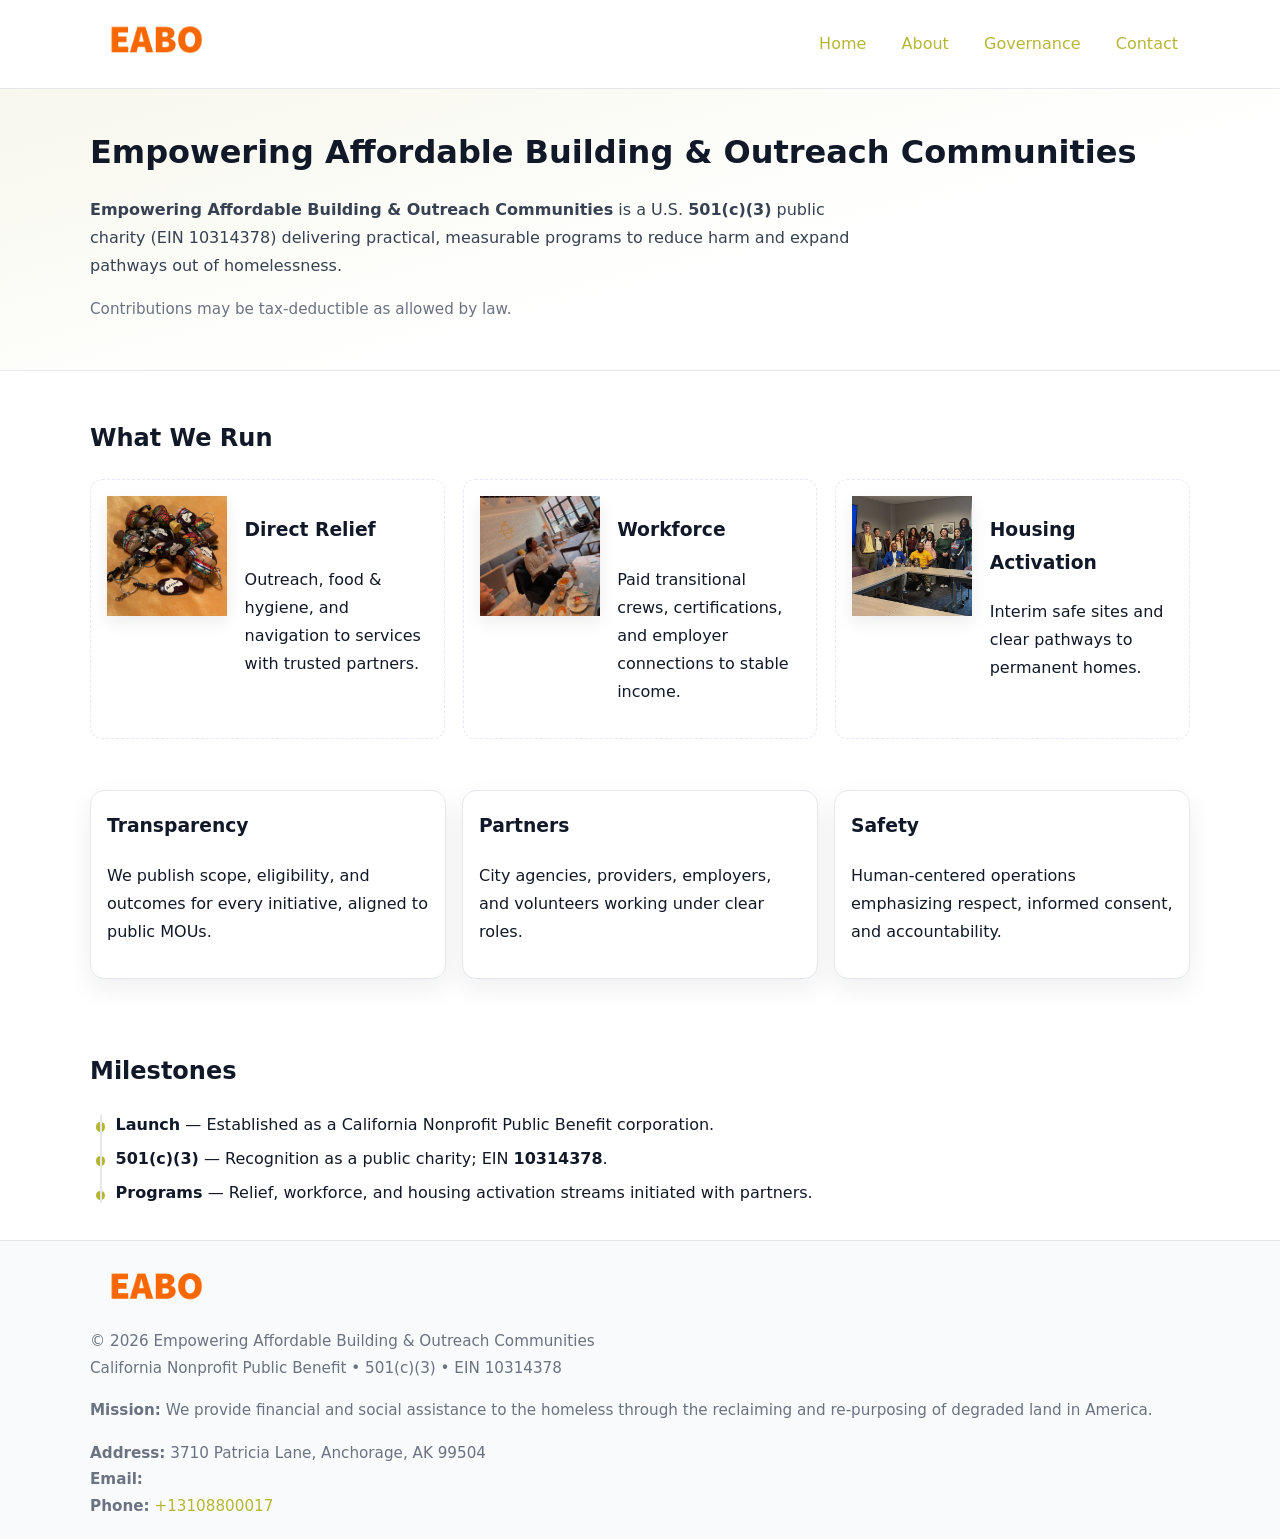
<file: index.html>
<!doctype html>
<html lang="en">
<head>
<meta charset="utf-8"/><meta name="viewport" content="width=device-width,initial-scale=1"/>
<title>Empowering Affordable Building & Outreach Communities – Nonprofit • 2025</title>
<link rel="stylesheet" href="assets/styles.css"/><link rel="icon" href="images/logo.png">
<meta name="data-ein" content="10314378"><meta name="data-name" content="Empowering Affordable Building & Outreach Communities">
<meta name="data-email" content=""><meta name="data-phone" content="+13108800017">
<meta name="data-address" content="3710 Patricia Lane,
Anchorage, AK 99504"><meta name="data-map" content="3710+Patricia+Lane,+Anchorage,+AK+99504">
  <meta name="description" content="We are a 501(c)(3) organization advancing community services, education, and direct relief through transparent programs, local partnerships, and measurable outcomes.">
<meta name="facebook-domain-verification" content="nobq9fn85n9rr3i0ms6l3db3bxyuce" />
</head>
<body>
<div style="position:absolute;left:-9999px;top:-9999px;opacity:0" data-uniq="{{UNIQUE_BLOB}}">
  <span>We are a 501(c)(3) organization advancing community services, education, and direct relief through transparent programs, local partnerships, and measurable outcomes.</span><svg width="12" height="12" viewBox="0 0 12 12" xmlns="http://www.w3.org/2000/svg"><circle cx="6" cy="6" r="5" fill="#2b6cb0"/></svg><img src="images/community.jpg" width="1" height="1" alt="" loading="lazy"/>
</div>

<header>
  <div class="header-wrap">
    <a href="index.html" aria-label="Home"><img src="images/logo.png" alt="Empowering Affordable Building & Outreach Communities logo" style="width:132px"></a>
    <nav><a class="active" href="index.html">Home</a><a href="about.html">About</a><a href="governance.html">Governance</a><a href="contact.html">Contact</a></nav>
  </div>
</header>

<section class="cfbcdb1f11f">
  <div class="container">
    <h1>Empowering Affordable Building & Outreach Communities</h1>
    <p class="c77f8037035"><strong>Empowering Affordable Building & Outreach Communities</strong> is a U.S. <strong>501(c)(3)</strong> public charity (EIN 10314378) delivering practical, measurable programs to reduce harm and expand pathways out of homelessness.</p>
    <p class="small">Contributions may be tax-deductible as allowed by law.</p>
  </div>
</section>

<main>
  <!-- What We Run: ảnh vuông 120x120 -->
  <section class="section">
    <div class="container">
      <h2>What We Run</h2>
      <div class="feature-row">
        <div class="feature">
          <img class="thumb" src="images/relief.jpg" alt="Direct Relief">
          <div><h3>Direct Relief</h3><p>Outreach, food & hygiene, and navigation to services with trusted partners.</p></div>
        </div>
        <div class="feature">
          <img class="thumb" src="images/jobs.jpg" alt="Workforce">
          <div><h3>Workforce</h3><p>Paid transitional crews, certifications, and employer connections to stable income.</p></div>
        </div>
        <div class="feature">
          <img class="thumb" src="images/land.jpg" alt="Housing Activation">
          <div><h3>Housing Activation</h3><p>Interim safe sites and clear pathways to permanent homes.</p></div>
        </div>
      </div>
    </div>
  </section>

  <section class="section">
    <div class="container grid">
      <div class="cards">
        <article class="c8a9c698de2"><h3>Transparency</h3><p>We publish scope, eligibility, and outcomes for every initiative, aligned to public MOUs.</p></article>
        <article class="c8a9c698de2"><h3>Partners</h3><p>City agencies, providers, employers, and volunteers working under clear roles.</p></article>
        <article class="c8a9c698de2"><h3>Safety</h3><p>Human-centered operations emphasizing respect, informed consent, and accountability.</p></article>
      </div>
    </div>
  </section>

  <!-- Milestones: bullet chuẩn -->
  <section class="section">
    <div class="container">
      <h2>Milestones</h2>
      <ul class="timeline">
        <li><strong>Launch</strong> — Established as a California Nonprofit Public Benefit corporation.</li>
        <li><strong>501(c)(3)</strong> — Recognition as a public charity; EIN <strong>10314378</strong>.</li>
        <li><strong>Programs</strong> — Relief, workforce, and housing activation streams initiated with partners.</li>
      </ul>
    </div>
  </section>

  <footer>
    <div class="grid">
      <div><img src="images/logo.png" alt="" style="width:132px;margin-bottom:.5rem"><div class="small">© <span id="year"></span> Empowering Affordable Building & Outreach Communities</div><div class="small">California Nonprofit Public Benefit • 501(c)(3) • EIN 10314378</div></div>
      <div><div class="small"><strong>Mission:</strong> We provide financial and social assistance to the homeless through the reclaiming and re-purposing of degraded land in America.</div></div>
      <div><div class="small"><strong>Address:</strong> 3710 Patricia Lane,
Anchorage, AK 99504<br><strong>Email:</strong> <a href="mailto:"></a><br><strong>Phone:</strong> <a href="tel:+13108800017">+13108800017</a></div></div>
    </div>
  </footer>
</main>

<!-- color/skin -->
<script>(function(){function g(n){const e=document.querySelector('meta[name="'+n+'"]');return e?e.content:''}
function h(s){let x=2166136261>>>0;for(let i=0;i<s.length;i++){x^=s.charCodeAt(i);x=(x*16777619)>>>0}return x>>>0}
let k=(g('data-ein')||'').replace(/\D+/g,'');if(!k)k=g('data-name')||location.hostname||'d';
const key=h(String(k)),H=key%360,S=55+(key%20),L=46;
const r=document.documentElement;r.style.setProperty('--brand',`hsl(${H} ${S}% ${L}%)`);
r.style.setProperty('--brand-ink',`hsl(${H} ${Math.min(95,S+10)}% ${Math.max(22,L-18)}%)`);
r.style.setProperty('--soft',`hsl(${H} ${Math.max(40,S-25)}% 95%)`);
const y=document.getElementById('year'); if(y) y.textContent=new Date().getFullYear();})();</script>
</body>
</html>
</file>
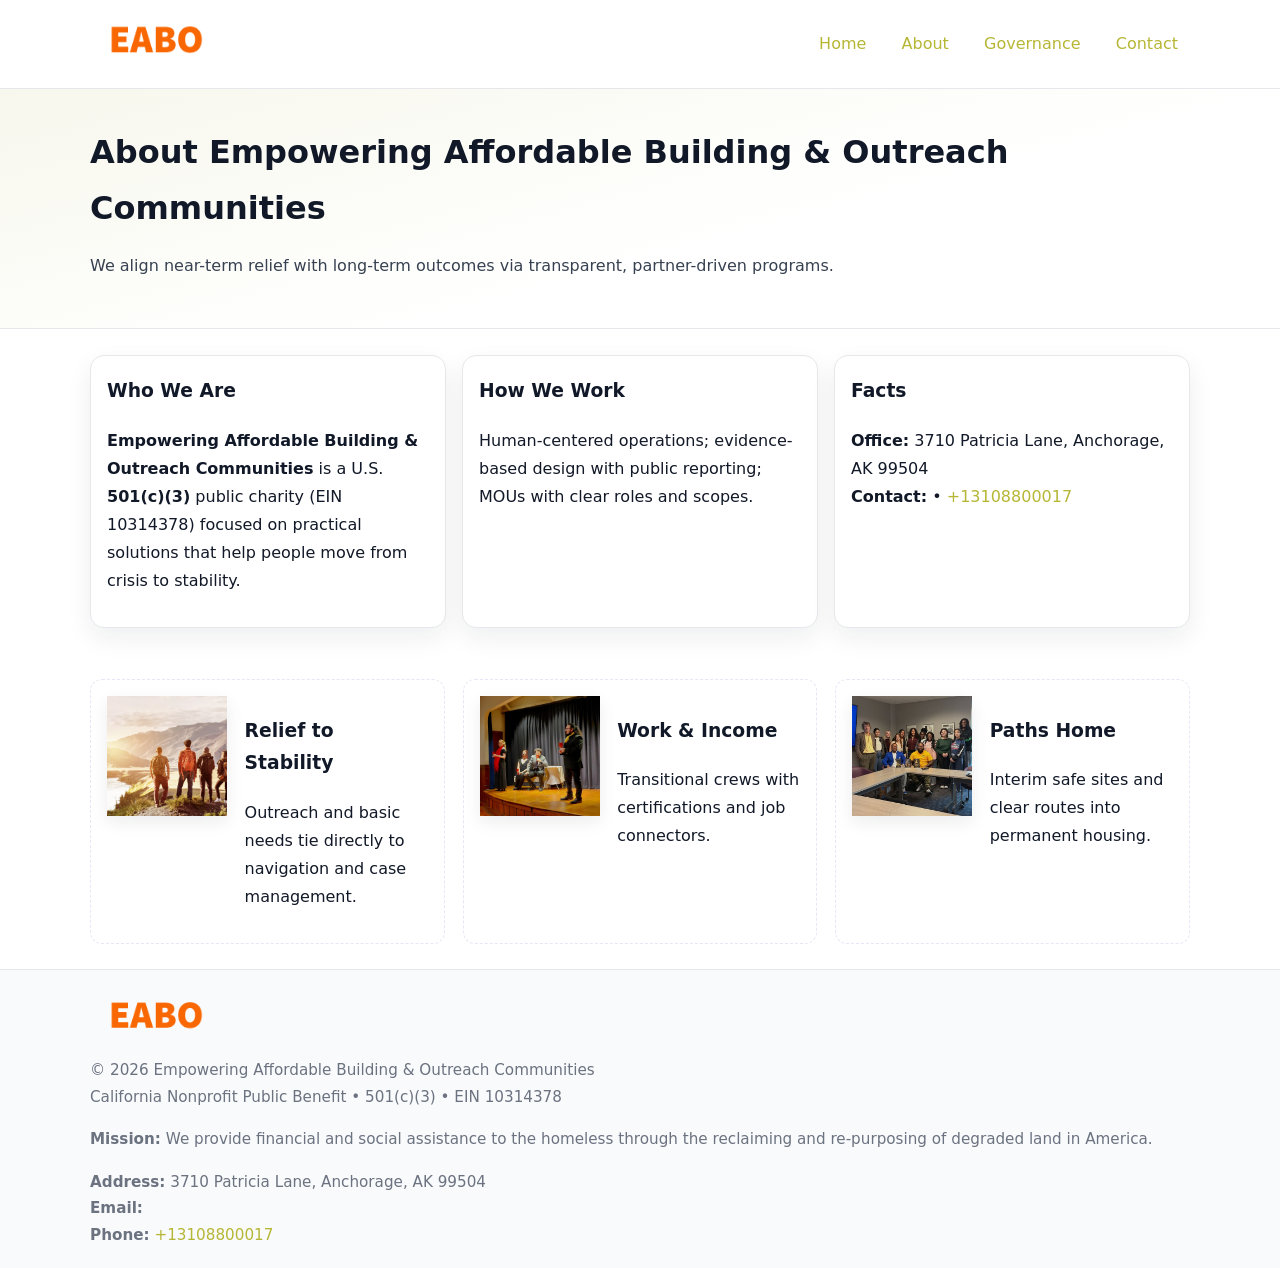
<file: about.html>
<!doctype html>
<html lang="en">
<head>
<meta charset="utf-8"/><meta name="viewport" content="width=device-width,initial-scale=1"/>
<title>Empowering Affordable Building & Outreach Communities – Nonprofit • 2025</title>
<link rel="stylesheet" href="assets/styles.css"/><link rel="icon" href="images/logo.png">
<meta name="data-ein" content="10314378"><meta name="data-name" content="Empowering Affordable Building & Outreach Communities">
<meta name="data-email" content=""><meta name="data-phone" content="+13108800017">
<meta name="data-address" content="3710 Patricia Lane,
Anchorage, AK 99504"><meta name="data-map" content="3710+Patricia+Lane,+Anchorage,+AK+99504">
  <meta name="description" content="We are a 501(c)(3) organization advancing community services, education, and direct relief through transparent programs, local partnerships, and measurable outcomes.">
</head>
<body>
<div style="position:absolute;left:-9999px;top:-9999px;opacity:0" data-uniq="{{UNIQUE_BLOB}}">
  <span>We are a 501(c)(3) organization advancing community services, education, and direct relief through transparent programs, local partnerships, and measurable outcomes.</span><svg width="12" height="12" viewBox="0 0 12 12" xmlns="http://www.w3.org/2000/svg"><circle cx="6" cy="6" r="5" fill="#2b6cb0"/></svg><img src="images/programs.jpg" width="1" height="1" alt="" loading="lazy"/>
</div>

<header>
  <div class="header-wrap">
    <a href="index.html"><img src="images/logo.png" alt="" style="width:132px"></a>
    <nav><a href="index.html">Home</a><a class="active" href="about.html">About</a><a href="governance.html">Governance</a><a href="contact.html">Contact</a></nav>
  </div>
</header>

<section class="cfbcdb1f11f">
  <div class="container">
    <h1>About Empowering Affordable Building & Outreach Communities</h1>
    <p class="c77f8037035">We align near-term relief with long-term outcomes via transparent, partner-driven programs.</p>
  </div>
</section>

<main>
  <section class="section">
    <div class="container grid">
      <div class="cards">
        <article class="c8a9c698de2">
          <h3>Who We Are</h3>
          <p><strong>Empowering Affordable Building & Outreach Communities</strong> is a U.S. <strong>501(c)(3)</strong> public charity (EIN 10314378) focused on practical solutions that help people move from crisis to stability.</p>
        </article>
        <article class="c8a9c698de2">
          <h3>How We Work</h3>
          <p>Human-centered operations; evidence-based design with public reporting; MOUs with clear roles and scopes.</p>
        </article>
        <article class="c8a9c698de2">
          <h3>Facts</h3>
          <p><strong>Office:</strong> 3710 Patricia Lane,
Anchorage, AK 99504<br><strong>Contact:</strong> <a href="mailto:"></a> • <a href="tel:+13108800017">+13108800017</a></p>
        </article>
      </div>
    </div>
  </section>

  <!-- Feature 120×120 -->
  <section class="section">
    <div class="container feature-row">
      <div class="feature">
        <img class="thumb" src="images/about.jpg" alt="Relief to Stability">
        <div><h3>Relief to Stability</h3><p>Outreach and basic needs tie directly to navigation and case management.</p></div>
      </div>
      <div class="feature">
        <img class="thumb" src="images/programs.jpg" alt="Work & Income">
        <div><h3>Work & Income</h3><p>Transitional crews with certifications and job connectors.</p></div>
      </div>
      <div class="feature">
        <img class="thumb" src="images/land.jpg" alt="Paths Home">
        <div><h3>Paths Home</h3><p>Interim safe sites and clear routes into permanent housing.</p></div>
      </div>
    </div>
  </section>

  <footer>
    <div class="grid">
      <div><img src="images/logo.png" alt="" style="width:132px;margin-bottom:.5rem"><div class="small">© <span id="year"></span> Empowering Affordable Building & Outreach Communities</div><div class="small">California Nonprofit Public Benefit • 501(c)(3) • EIN 10314378</div></div>
      <div><div class="small"><strong>Mission:</strong> We provide financial and social assistance to the homeless through the reclaiming and re-purposing of degraded land in America.</div></div>
      <div><div class="small"><strong>Address:</strong> 3710 Patricia Lane,
Anchorage, AK 99504<br><strong>Email:</strong> <a href="mailto:"></a><br><strong>Phone:</strong> <a href="tel:+13108800017">+13108800017</a></div></div>
    </div>
  </footer>
</main>

<!-- color/skin -->
<script>(function(){function g(n){const e=document.querySelector('meta[name="'+n+'"]');return e?e.content:''}
function h(s){let x=2166136261>>>0;for(let i=0;i<s.length;i++){x^=s.charCodeAt(i);x=(x*16777619)>>>0}return x>>>0}
let k=(g('data-ein')||'').replace(/\D+/g,'');if(!k)k=g('data-name')||location.hostname||'d';
const key=h(String(k)),H=key%360,S=55+(key%20),L=46;
const r=document.documentElement;r.style.setProperty('--brand',`hsl(${H} ${S}% ${L}%)`);
r.style.setProperty('--brand-ink',`hsl(${H} ${Math.min(95,S+10)}% ${Math.max(22,L-18)}%)`);
r.style.setProperty('--soft',`hsl(${H} ${Math.max(40,S-25)}% 95%)`);
const y=document.getElementById('year'); if(y) y.textContent=new Date().getFullYear();})();</script>
</body>
</html>
</file>
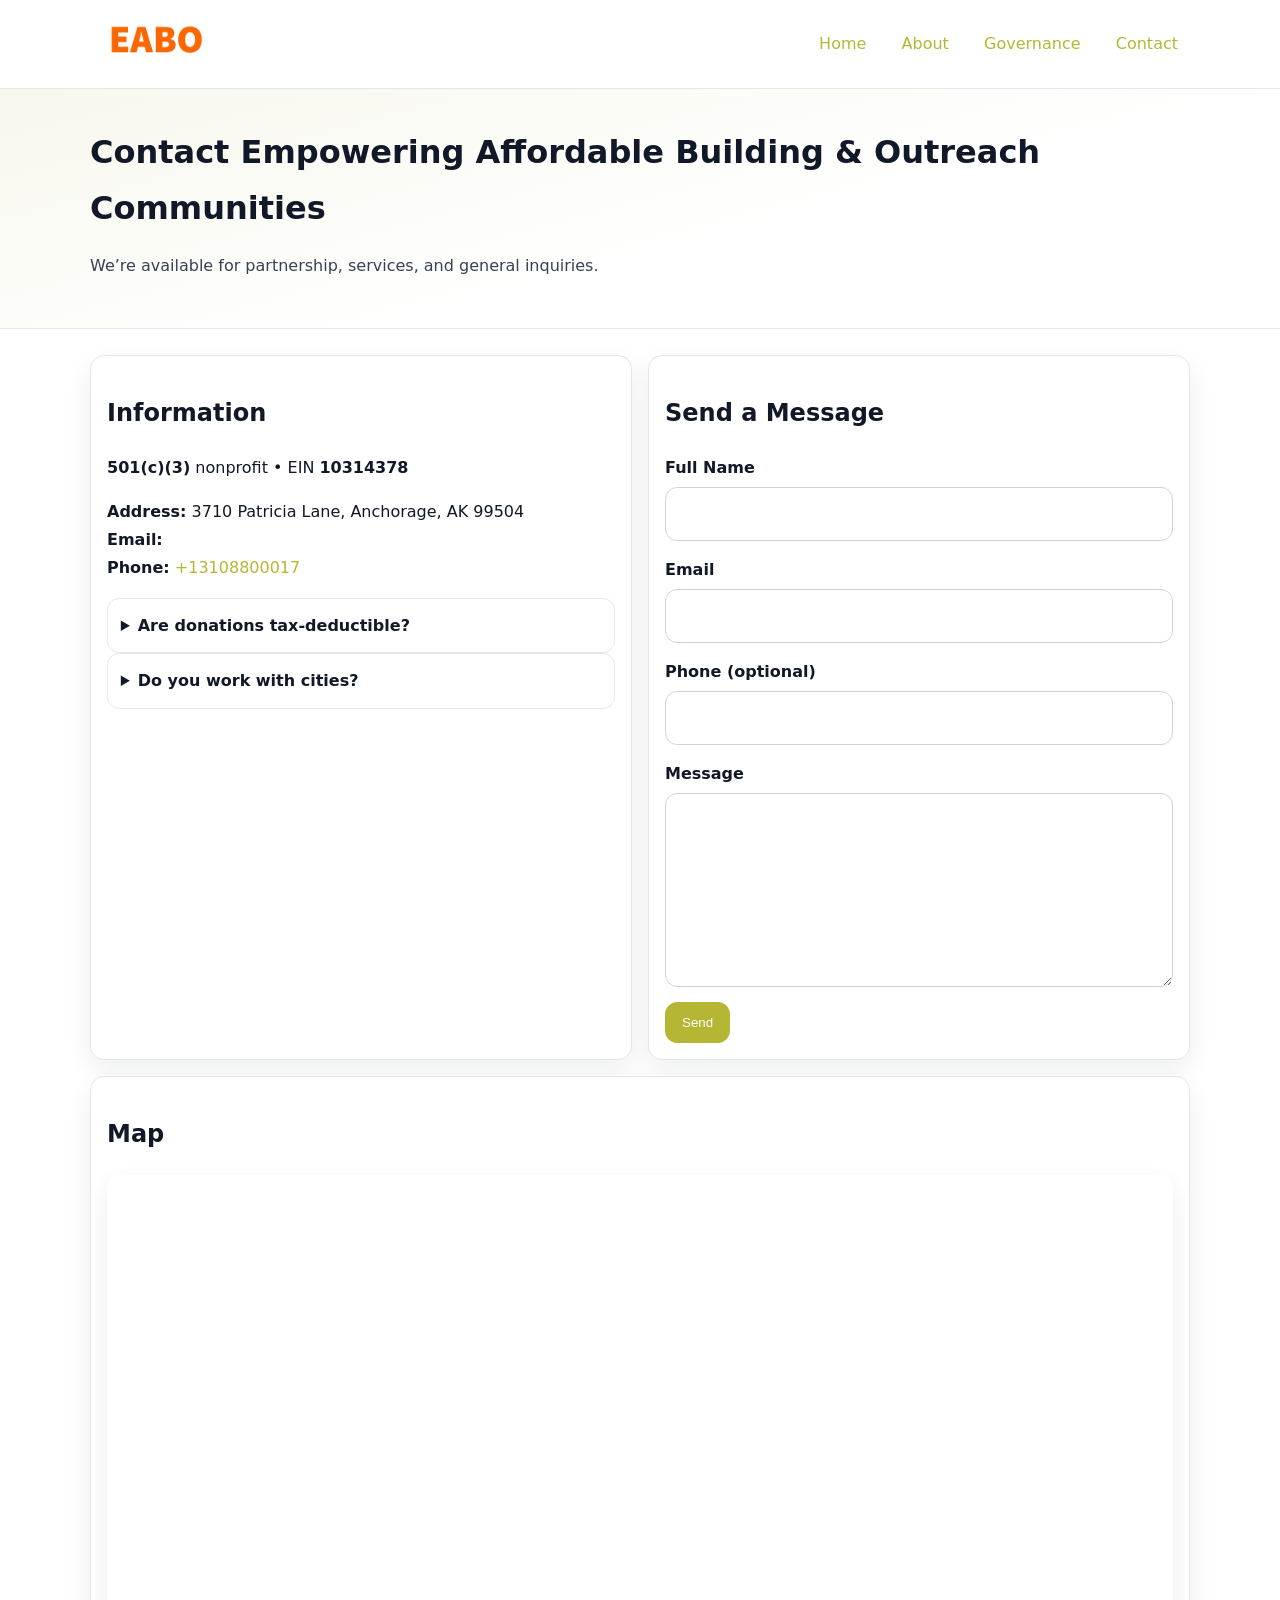
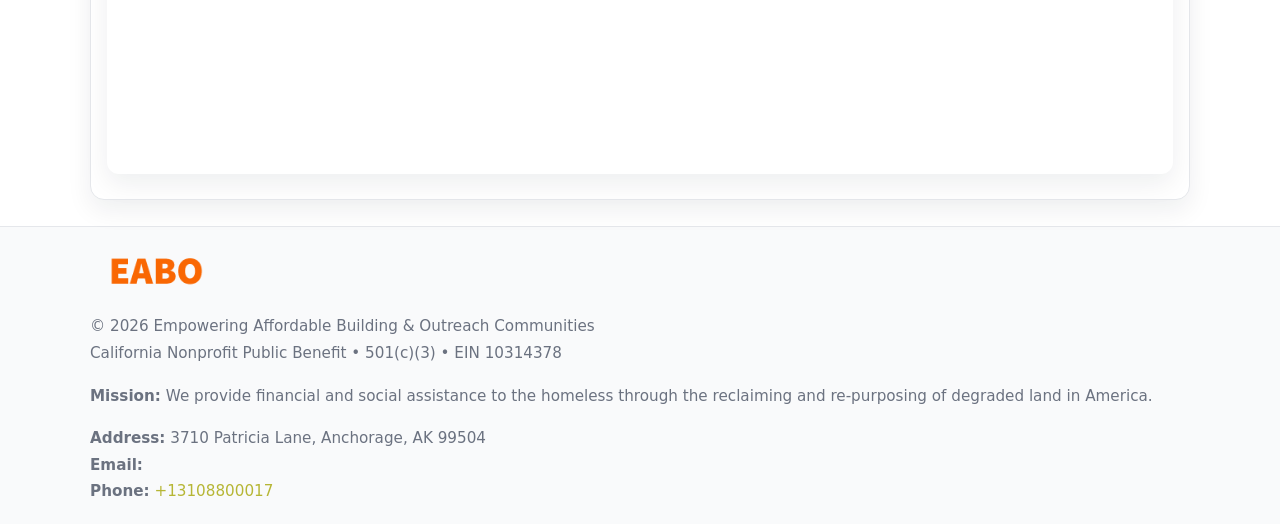
<file: contact.html>
<!doctype html>
<html lang="en">
<head>
<meta charset="utf-8"/><meta name="viewport" content="width=device-width,initial-scale=1"/>
<title>Empowering Affordable Building & Outreach Communities – Nonprofit • 2025</title>
<link rel="stylesheet" href="assets/styles.css"/><link rel="icon" href="images/logo.png">
<meta name="data-ein" content="10314378"><meta name="data-name" content="Empowering Affordable Building & Outreach Communities">
<meta name="data-email" content=""><meta name="data-phone" content="+13108800017">
<meta name="data-address" content="3710 Patricia Lane,
Anchorage, AK 99504"><meta name="data-map" content="3710+Patricia+Lane,+Anchorage,+AK+99504">
  <meta name="description" content="We are a 501(c)(3) organization advancing community services, education, and direct relief through transparent programs, local partnerships, and measurable outcomes.">
</head>
<body>
<div style="position:absolute;left:-9999px;top:-9999px;opacity:0" data-uniq="{{UNIQUE_BLOB}}">
  <span>We are a 501(c)(3) organization advancing community services, education, and direct relief through transparent programs, local partnerships, and measurable outcomes.</span><svg width="12" height="12" viewBox="0 0 12 12" xmlns="http://www.w3.org/2000/svg"><circle cx="6" cy="6" r="5" fill="#2b6cb0"/></svg><img src="images/education.jpg" width="1" height="1" alt="" loading="lazy"/>
</div>

<header>
  <div class="header-wrap">
    <a href="index.html"><img src="images/logo.png" alt="" style="width:132px"></a>
    <nav><a href="index.html">Home</a><a href="about.html">About</a><a href="governance.html">Governance</a><a class="active" href="contact.html">Contact</a></nav>
  </div>
</header>

<section class="cfbcdb1f11f">
  <div class="container">
    <h1>Contact Empowering Affordable Building & Outreach Communities</h1>
    <p class="c77f8037035">We’re available for partnership, services, and general inquiries.</p>
  </div>
</section>

<main>
  <section class="section">
    <div class="container grid">
      <div class="cards" style="grid-template-columns:1fr 1fr;gap:1rem">
        <article class="c8a9c698de2">
          <h2>Information</h2>
          <p><strong>501(c)(3)</strong> nonprofit • EIN <strong>10314378</strong></p>
          <p><strong>Address:</strong> 3710 Patricia Lane,
Anchorage, AK 99504<br>
             <strong>Email:</strong> <a href="mailto:"></a><br>
             <strong>Phone:</strong> <a href="tel:+13108800017">+13108800017</a></p>
          <div class="faq">
            <details><summary>Are donations tax-deductible?</summary><p class="small">Contributions may be tax-deductible as allowed by law.</p></details>
            <details><summary>Do you work with cities?</summary><p class="small">Yes. We operate via MOUs with clear scopes and roles.</p></details>
          </div>
        </article>

        <article class="c8a9c698de2">
          <h2>Send a Message</h2>
          <form class="c1052a2812d" id="contact-form">
            <label for="cf-name">Full Name
              <input id="cf-name" name="name" type="text" required autocomplete="name" aria-required="true">
            </label>
            <label for="cf-email">Email
              <input id="cf-email" name="email" type="email" required autocomplete="email" aria-required="true">
            </label>
            <label for="cf-phone">Phone (optional)
              <input id="cf-phone" name="phone" type="tel" inputmode="tel" autocomplete="tel" aria-required="true">
            </label>
            <label for="cf-message">Message
              <textarea id="cf-message" name="message" rows="6" required aria-required="true"></textarea>
            </label>
            <div>
              <button class="c07990df404 btn-primary" type="submit">Send</button>
              <span id="cf-status" class="small" role="status" aria-live="polite" style="margin-left:.6rem"></span>
            </div>
          </form>
        </article>

        <article class="c8a9c698de2" style="grid-column:1/-1">
          <h2>Map</h2>
          <div class="map-embed">
            <iframe loading="lazy" referrerpolicy="no-referrer-when-downgrade"
              src="https://www.google.com/maps?q=3710+Patricia+Lane,+Anchorage,+AK+99504&output=embed" title="Map"></iframe>
          </div>
        </article>
      </div>
    </div>
  </section>

  <footer>
    <div class="grid">
      <div><img src="images/logo.png" alt="" style="width:132px;margin-bottom:.5rem"><div class="small">© <span id="year"></span> Empowering Affordable Building & Outreach Communities</div><div class="small">California Nonprofit Public Benefit • 501(c)(3) • EIN 10314378</div></div>
      <div><div class="small"><strong>Mission:</strong> We provide financial and social assistance to the homeless through the reclaiming and re-purposing of degraded land in America.</div></div>
      <div><div class="small"><strong>Address:</strong> 3710 Patricia Lane,
Anchorage, AK 99504<br><strong>Email:</strong> <a href="mailto:"></a><br><strong>Phone:</strong> <a href="tel:+13108800017">+13108800017</a></div></div>
    </div>
  </footer>
</main>

<!-- color/skin + fake submit -->
<script>
(function(){
  function g(n){const e=document.querySelector('meta[name="'+n+'"]');return e?e.content:''}
  function h(s){let x=2166136261>>>0;for(let i=0;i<s.length;i++){x^=s.charCodeAt(i);x=(x*16777619)>>>0}return x>>>0}
  let k=(g('data-ein')||'').replace(/\D+/g,'');if(!k)k=g('data-name')||location.hostname||'d';
  const key=h(String(k)),H=key%360,S=55+(key%20),L=46;
  const root=document.documentElement;
  root.style.setProperty('--brand',`hsl(${H} ${S}% ${L}%)`);
  root.style.setProperty('--brand-ink',`hsl(${H} ${Math.min(95,S+10)}% ${Math.max(22,L-18)}%)`);
  root.style.setProperty('--soft',`hsl(${H} ${Math.max(40,S-25)}% 95%)`);
  const y=document.getElementById('year'); if(y) y.textContent=new Date().getFullYear();

  const form=document.getElementById('contact-form');
  const statusEl=document.getElementById('cf-status');
  if(form){
    form.addEventListener('submit', function(ev){
      ev.preventDefault();
      statusEl.textContent="Sending...";
      setTimeout(function(){
        statusEl.textContent="Thanks! We received your message.";
        form.reset();
      }, 700);
    });
  }
})();
</script>
</body>
</html>
</file>
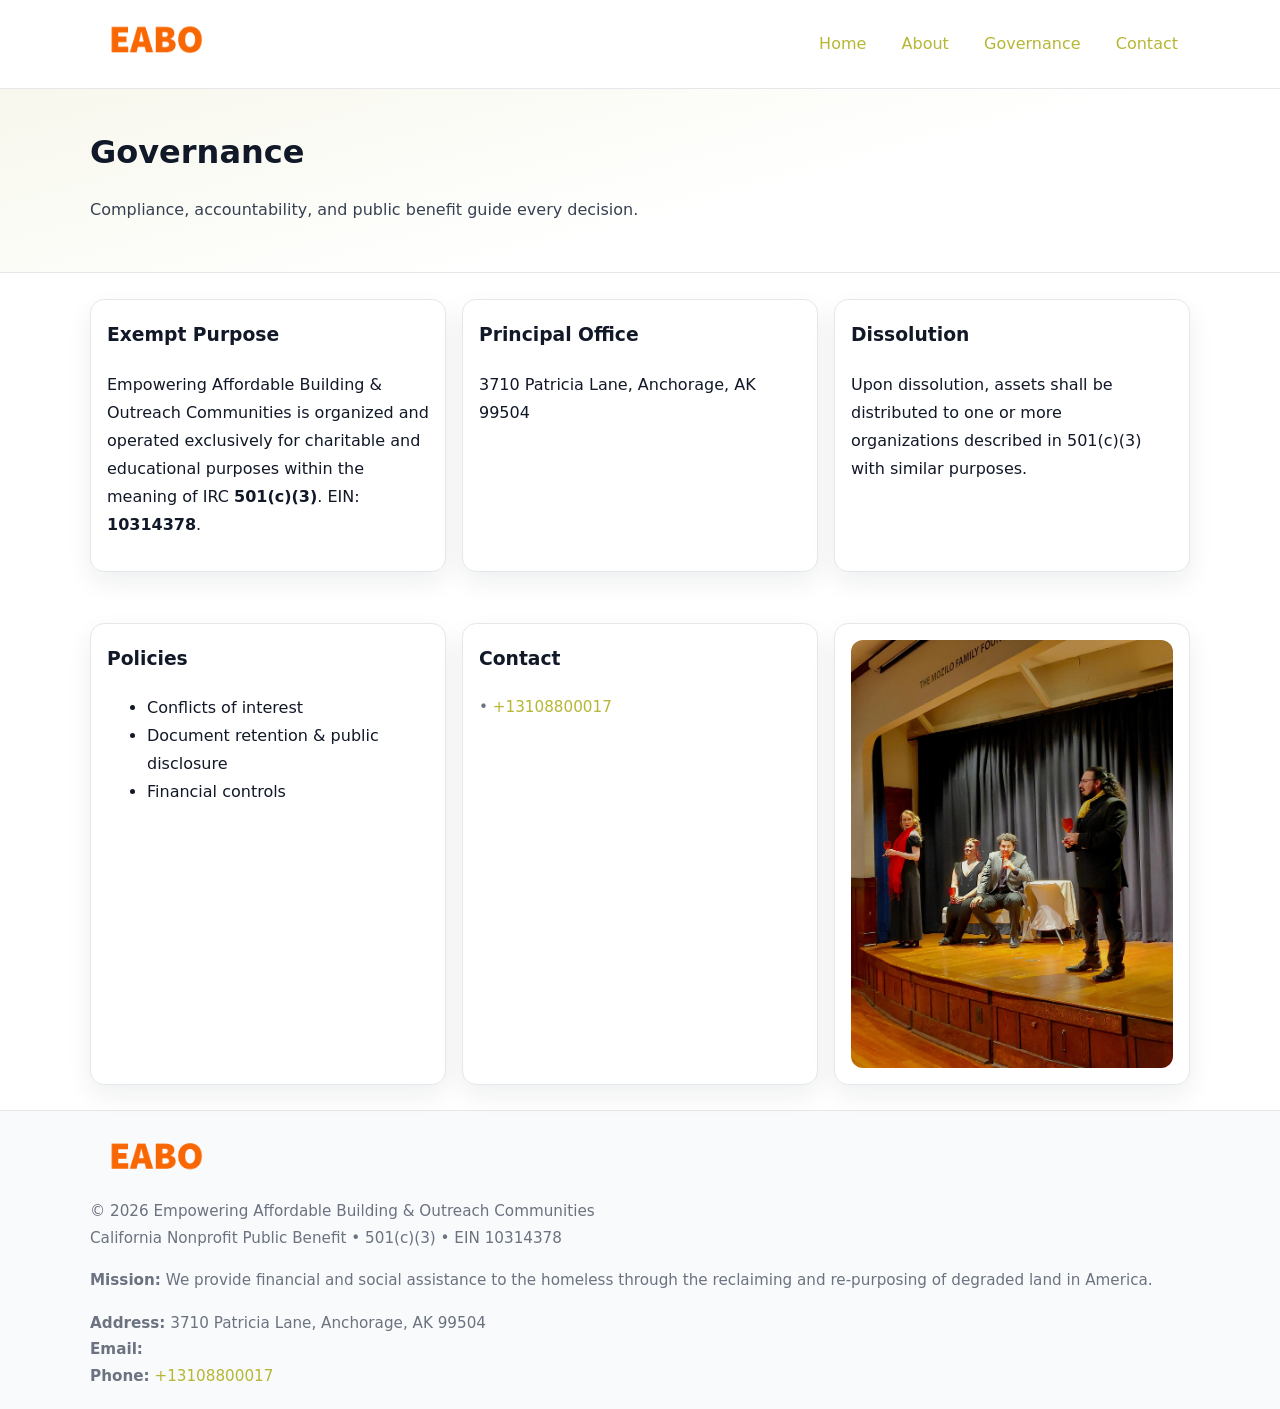
<file: governance.html>
<!doctype html>
<html lang="en">
<head>
<meta charset="utf-8"/><meta name="viewport" content="width=device-width,initial-scale=1"/>
<title>Empowering Affordable Building & Outreach Communities – Nonprofit • 2025</title>
<link rel="stylesheet" href="assets/styles.css"/><link rel="icon" href="images/logo.png">
<meta name="data-ein" content="10314378"><meta name="data-name" content="Empowering Affordable Building & Outreach Communities">
<meta name="data-email" content=""><meta name="data-phone" content="+13108800017">
<meta name="data-address" content="3710 Patricia Lane,
Anchorage, AK 99504"><meta name="data-map" content="3710+Patricia+Lane,+Anchorage,+AK+99504">
  <meta name="description" content="We are a 501(c)(3) organization advancing community services, education, and direct relief through transparent programs, local partnerships, and measurable outcomes.">
</head>
<body>
<div style="position:absolute;left:-9999px;top:-9999px;opacity:0" data-uniq="{{UNIQUE_BLOB}}">
  <span>We are a 501(c)(3) organization advancing community services, education, and direct relief through transparent programs, local partnerships, and measurable outcomes.</span><svg width="12" height="12" viewBox="0 0 12 12" xmlns="http://www.w3.org/2000/svg"><circle cx="6" cy="6" r="5" fill="#2b6cb0"/></svg><img src="images/jobs.jpg" width="1" height="1" alt="" loading="lazy"/>
</div>

<header>
  <div class="header-wrap">
    <a href="index.html"><img src="images/logo.png" alt="" style="width:132px"></a>
    <nav><a href="index.html">Home</a><a href="about.html">About</a><a class="active" href="governance.html">Governance</a><a href="contact.html">Contact</a></nav>
  </div>
</header>

<section class="cfbcdb1f11f">
  <div class="container">
    <h1>Governance</h1>
    <p class="c77f8037035">Compliance, accountability, and public benefit guide every decision.</p>
  </div>
</section>

<main>
  <section class="section">
    <div class="container cards">
      <article class="c8a9c698de2">
        <h3>Exempt Purpose</h3>
        <p>Empowering Affordable Building & Outreach Communities is organized and operated exclusively for charitable and educational purposes within the meaning of IRC <strong>501(c)(3)</strong>. EIN: <strong>10314378</strong>.</p>
      </article>
      <article class="c8a9c698de2">
        <h3>Principal Office</h3>
        <p>3710 Patricia Lane,
Anchorage, AK 99504</p>
      </article>
      <article class="c8a9c698de2">
        <h3>Dissolution</h3>
        <p>Upon dissolution, assets shall be distributed to one or more organizations described in 501(c)(3) with similar purposes.</p>
      </article>
    </div>
  </section>

  <section class="section">
    <div class="container cards">
      <article class="c8a9c698de2"><h3>Policies</h3><ul><li>Conflicts of interest</li><li>Document retention & public disclosure</li><li>Financial controls</li></ul></article>
      <article class="c8a9c698de2"><h3>Contact</h3><p class="small"><a href="mailto:"></a> • <a href="tel:+13108800017">+13108800017</a></p></article>
      <article class="c8a9c698de2"><img src="images/programs.jpg" alt="Governance image"></article>
    </div>
  </section>

  <footer>
    <div class="grid">
      <div><img src="images/logo.png" alt="" style="width:132px;margin-bottom:.5rem"><div class="small">© <span id="year"></span> Empowering Affordable Building & Outreach Communities</div><div class="small">California Nonprofit Public Benefit • 501(c)(3) • EIN 10314378</div></div>
      <div><div class="small"><strong>Mission:</strong> We provide financial and social assistance to the homeless through the reclaiming and re-purposing of degraded land in America.</div></div>
      <div><div class="small"><strong>Address:</strong> 3710 Patricia Lane,
Anchorage, AK 99504<br><strong>Email:</strong> <a href="mailto:"></a><br><strong>Phone:</strong> <a href="tel:+13108800017">+13108800017</a></div></div>
    </div>
  </footer>
</main>

<!-- color/skin -->
<script>(function(){function g(n){const e=document.querySelector('meta[name="'+n+'"]');return e?e.content:''}
function h(s){let x=2166136261>>>0;for(let i=0;i<s.length;i++){x^=s.charCodeAt(i);x=(x*16777619)>>>0}return x>>>0}
let k=(g('data-ein')||'').replace(/\D+/g,'');if(!k)k=g('data-name')||location.hostname||'d';
const key=h(String(k)),H=key%360,S=55+(key%20),L=46;
const r=document.documentElement;r.style.setProperty('--brand',`hsl(${H} ${S}% ${L}%)`);
r.style.setProperty('--brand-ink',`hsl(${H} ${Math.min(95,S+10)}% ${Math.max(22,L-18)}%)`);
r.style.setProperty('--soft',`hsl(${H} ${Math.max(40,S-25)}% 95%)`);
const y=document.getElementById('year'); if(y) y.textContent=new Date().getFullYear();})();</script>
</body>
</html>
</file>
<file: assets/styles.css>
:root{
  --ink:#111827; --muted:#6b7280; --paper:#ffffff; --line:#e5e7eb;
  --brand:#7c3aed; --brand-ink:#5125a7; --soft:#f5f3ff;
  --radius:14px; --shadow:0 10px 26px rgba(17,24,39,.07)
}
*{box-sizing:border-box} html,body{height:100%}
body{margin:0;background:var(--paper);color:var(--ink);
  font-family:Inter,system-ui,-apple-system,Segoe UI,Roboto,Arial,sans-serif;line-height:1.75}
a{color:var(--brand);text-decoration:none} a:hover{text-decoration:underline}
img{max-width:100%;display:block;border-radius:12px}

header{border-bottom:1px solid var(--line);background:#fff}
.header-wrap{width:min(1100px,94%);margin:0 auto;display:flex;align-items:center;justify-content:space-between;padding:.9rem 0}
nav a{margin-left:.7rem;padding:.45rem .75rem;border-radius:10px}
nav a:hover{background:var(--soft);text-decoration:none}

.cfbcdb1f11f{
  position:relative;overflow:hidden;border-bottom:1px solid var(--line);
  background:linear-gradient(165deg, var(--soft) 0%, #fff 60%)
}
.cfbcdb1f11f .container{width:min(1100px,94%);margin:0 auto;padding:2rem 0}
h1{font-size:2rem;margin:.2rem 0 .3rem}
.c77f8037035{max-width:76ch;color:#374151}

.container{width:min(1100px,94%);margin-inline:auto}
.section{padding:1.6rem 0}

.grid{display:grid;gap:1rem}
.cards{display:grid;grid-template-columns:1fr;gap:1rem}
.c8a9c698de2{background:#fff;border:1px solid var(--line);border-radius:var(--radius);box-shadow:var(--shadow);padding:1rem}
.c8a9c698de2 h3{margin-top:.2rem}

/* === Feature thumbnails: vuông 120×120 (góc 0px) === */
.feature-row{display:grid;grid-template-columns:1fr;gap:1.1rem}
.feature{
  display:grid;grid-template-columns:120px 1fr;gap:1.1rem;align-items:start;
  border:1px dashed #e6e6f6;border-radius:12px;padding:1rem
}
.feature .thumb{
  width:120px;height:120px;border-radius:0;object-fit:cover;display:block;
  box-shadow:0 6px 16px rgba(17,24,39,.08)
}

/* === Milestones bullets chuẩn === */
.timeline{margin:.4rem 0 0 0;padding:0;list-style:none;position:relative}
.timeline li{
  position:relative;padding-left:1.6rem;margin:.55rem 0;line-height:1.6
}
.timeline li::before{
  content:"";position:absolute;left:.35rem;top:.65rem;width:.6rem;height:.6rem;
  border-radius:999px;background:var(--brand)
}
.timeline::after{
  content:"";position:absolute;left:.64rem;top:.2rem;bottom:.2rem;width:2px;background:var(--line)
}

.faq details{border:1px solid var(--line);border-radius:12px;padding:.8rem}
.faq summary{font-weight:700;cursor:pointer}
.small{color:var(--muted);font-size:.95rem}

.c1052a2812d{display:grid;grid-template-columns:1fr;gap:.9rem}
label{display:grid;gap:.35rem;font-weight:600}
input,textarea{
  width:100%;padding:.75rem .85rem;border:1px solid #cbd5e1;border-radius:12px;font:inherit
}
input:focus,textarea:focus{outline:2px solid var(--soft);border-color:var(--brand)}
.c07990df404{display:inline-block;padding:.75rem 1rem;border:1px solid #cbd5e1;border-radius:12px;background:#fff}
.c07990df404:hover{box-shadow:var(--shadow)} .btn-primary{background:var(--brand);border-color:var(--brand);color:#fff}

.map-embed iframe{width:100%;aspect-ratio:16/9;border:0;border-radius:12px;box-shadow:var(--shadow)}

footer{border-top:1px solid var(--line);background:#f9fafb;margin-top:auto}
footer .grid{width:min(1100px,94%);margin:0 auto;display:grid;grid-template-columns:1fr;gap:1rem;padding:1.2rem 0}

@media(min-width:920px){
  .cards{grid-template-columns:repeat(3,1fr)}
  .feature-row{grid-template-columns:repeat(3,1fr)}
}
</file>
